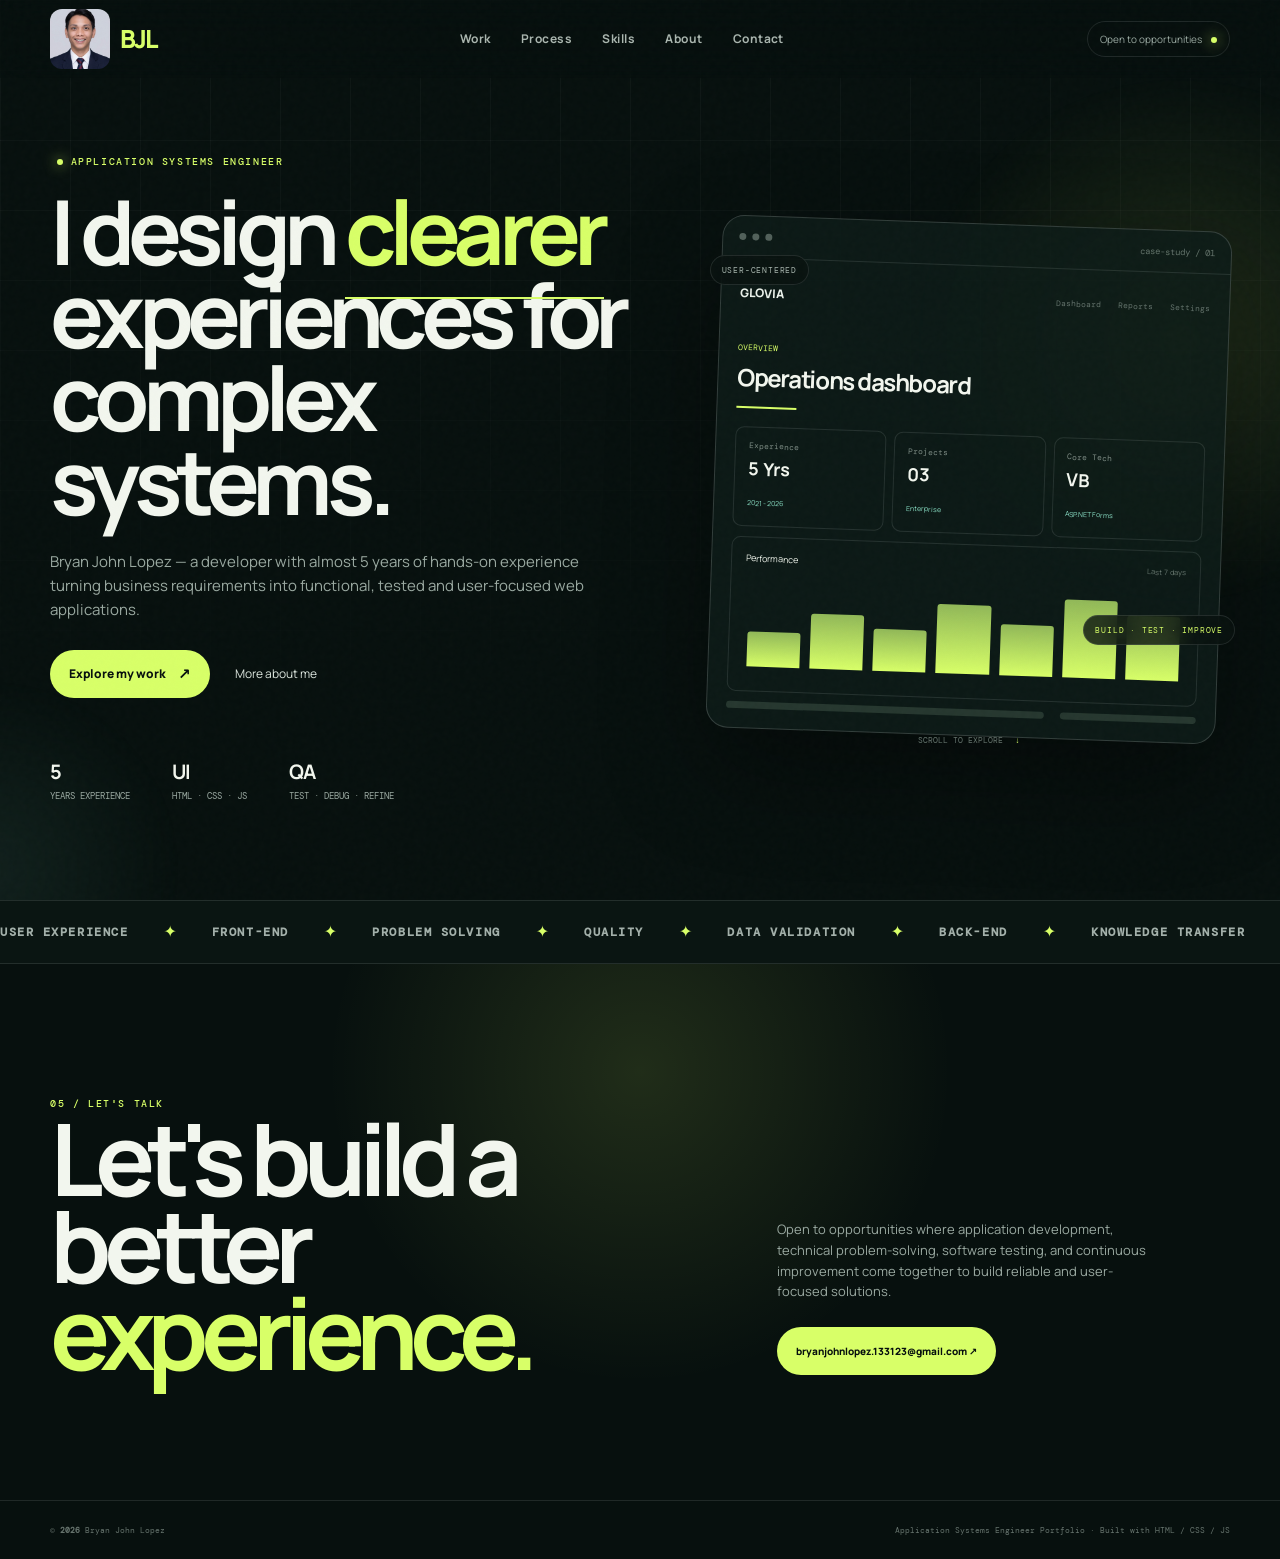
<file: index.html>
<!DOCTYPE html>
<html lang="en">
  <head>
    <meta charset="utf-8" />
    <meta name="viewport" content="width=device-width,initial-scale=1" />
    <meta
      name="description"
      content="Bryan John Lopez — UI/UX Engineer & Application Systems Engineer portfolio"
    />
    <title>Bryan John Lopez — UI/UX Engineer</title>
    <link rel="preconnect" href="https://fonts.googleapis.com" />
    <link rel="preconnect" href="https://fonts.gstatic.com" crossorigin />
    <link
      href="https://fonts.googleapis.com/css2?family=DM+Mono:wght@400;500&family=Manrope:wght@400;500;600;700;800&display=swap"
      rel="stylesheet"
    />
    <link rel="stylesheet" href="style.css" />
  </head>
  <body>
    <div class="noise"></div>
    <div class="cursor-dot"></div>
    <div class="cursor-ring"></div>

    <header class="header">
      <a
        class="logo magnetic"
        href="#home"
        style="
          display: inline-flex;
          align-items: center;
          gap: 10px;
          text-decoration: none;
        "
      >
        <img
          src="ProperPic.jpeg"
          alt="Bryan"
          style="
            width: 60px !important;
            height: 60px !important;
            border-radius: 20% !important;
            object-fit: cover !important;
            flex-shrink: 0 !important;
            display: block !important;
          "
        />
        <span>BJL</span>
      </a>
      <nav class="nav" id="nav">
        <a href="work.html">Work</a><a href="process.html">Process</a
        ><a href="skills.html">Skills</a
        ><a href="about.html" class="text-link">About</a
        ><a href="#contact">Contact</a>
      </nav>
      <a class="header-cta" href="#contact">Open to opportunities <i></i></a>
      <button class="menu" aria-label="Toggle menu">
        <span></span><span></span>
      </button>
    </header>

    <main>
      <section class="hero" id="home">
        <div class="hero-grid-bg"></div>
        <div class="orb orb-a"></div>
        <div class="orb orb-b"></div>
        <div class="container hero-layout">
          <div class="hero-copy reveal">
            <div class="eyebrow">
              <span class="pulse"></span> APPLICATION SYSTEMS ENGINEER
            </div>
            <h1>
              I design <span>clearer</span> experiences for complex systems.
            </h1>
            <p class="hero-lead">
              Bryan John Lopez — a developer with almost 5 years of hands-on
              experience turning business requirements into functional, tested
              and user-focused web applications.
            </p>
            <div class="hero-buttons">
              <a class="btn primary magnetic" href="work.html"
                >Explore my work <b>↗</b></a
              >
              <a class="text-link" href="about.html">More about me</a>
              <a class="text-link" href="process.html"></a>
              <a class="text-link" href="skills.html"></a>
            </div>
            <div class="hero-stats">
              <div><strong>5</strong><span>Years experience</span></div>
              <div><strong>UI</strong><span>HTML · CSS · JS</span></div>
              <div><strong>QA</strong><span>Test · Debug · Refine</span></div>
            </div>
          </div>

          <div class="hero-visual reveal delay-2">
            <div class="floating-label label-one">USER-CENTERED</div>
            <div class="floating-label label-two">BUILD · TEST · IMPROVE</div>
            <div class="device">
              <div class="device-top">
                <span></span><span></span><span></span><em>case-study / 01</em>
              </div>
              <div class="device-screen">
                <div class="screen-nav">
                  <b>GLOVIA</b><span>Dashboard</span><span>Reports</span
                  ><span>Settings</span>
                </div>
                <div class="screen-title">
                  <small>OVERVIEW</small>
                  <h3>Operations dashboard</h3>
                  <i></i>
                </div>
                <div class="screen-metrics">
                  <div>
                    <small>Experience</small>
                    <b>5 Yrs</b>
                    <!-- Mula sa 5 taon mong kabuuang karanasan -->
                    <span>2021 - 2026</span>
                  </div>
                  <div>
                    <small>Projects</small>
                    <b>03</b>
                    <!-- GLOVIA Smart, STRIX, at JKA VIS na hawak mo -->
                    <span>Enterprise</span>
                  </div>
                  <div>
                    <small>Core Tech</small>
                    <b>VB</b>
                    <!-- Pangunahing VB.NET at SQL system capability mo -->
                    <span>ASP.NET Forms</span>
                  </div>
                </div>
                <div class="screen-chart">
                  <div class="chart-head">
                    <span>Performance</span><small>Last 7 days</small>
                  </div>
                  <div class="bars">
                    <i></i><i></i><i></i><i></i><i></i><i></i><i></i>
                  </div>
                </div>
                <div class="screen-row">
                  <span></span><span></span><span></span>
                </div>
              </div>
            </div>
            <div class="scroll-cue">SCROLL TO EXPLORE <span>↓</span></div>
          </div>
        </div>
      </section>

      <section class="marquee">
        <div class="marquee-track">
          <span>USER EXPERIENCE</span><i>✦</i><span>FRONT-END</span><i>✦</i>
          <span>PROBLEM SOLVING</span><i>✦</i><span>QUALITY</span><i>✦</i>
          <span>DATA VALIDATION</span><i>✦</i><span>BACK-END</span><i>✦</i>
          <span>KNOWLEDGE TRANSFER</span><i>✦</i><span>SUPPORT</span><i>✦</i>
          <span>INNOVATIVE</span><i>✦</i><span>USER EXPERIENCE</span><i>✦</i>
        </div>
      </section>
      <section class="contact" id="contact">
        <div class="contact-grid"></div>
        <div class="container contact-inner reveal">
          <div>
            <span class="eyebrow">05 / LET'S TALK</span>
            <h2>Let's build a better<br /><em>experience.</em></h2>
          </div>
          <div>
            <p>
              Open to opportunities where application development, technical
              problem-solving, software testing, and continuous improvement come
              together to build reliable and user-focused solutions.
            </p>
            <a
              class="btn primary magnetic"
              href="mailto:bryanjohnlopez.133123@gmail.com"
              >bryanjohnlopez.133123@gmail.com ↗</a
            >
          </div>
        </div>
      </section>
    </main>

    <footer>
      <div class="container">
        <span>© <b id="year"></b> Bryan John Lopez</span
        ><span>Application Systems Engineer Portfolio · Built with HTML / CSS / JS</span>
      </div>
    </footer>
    <script src="script.js"></script>
  </body>
</html>
</file>
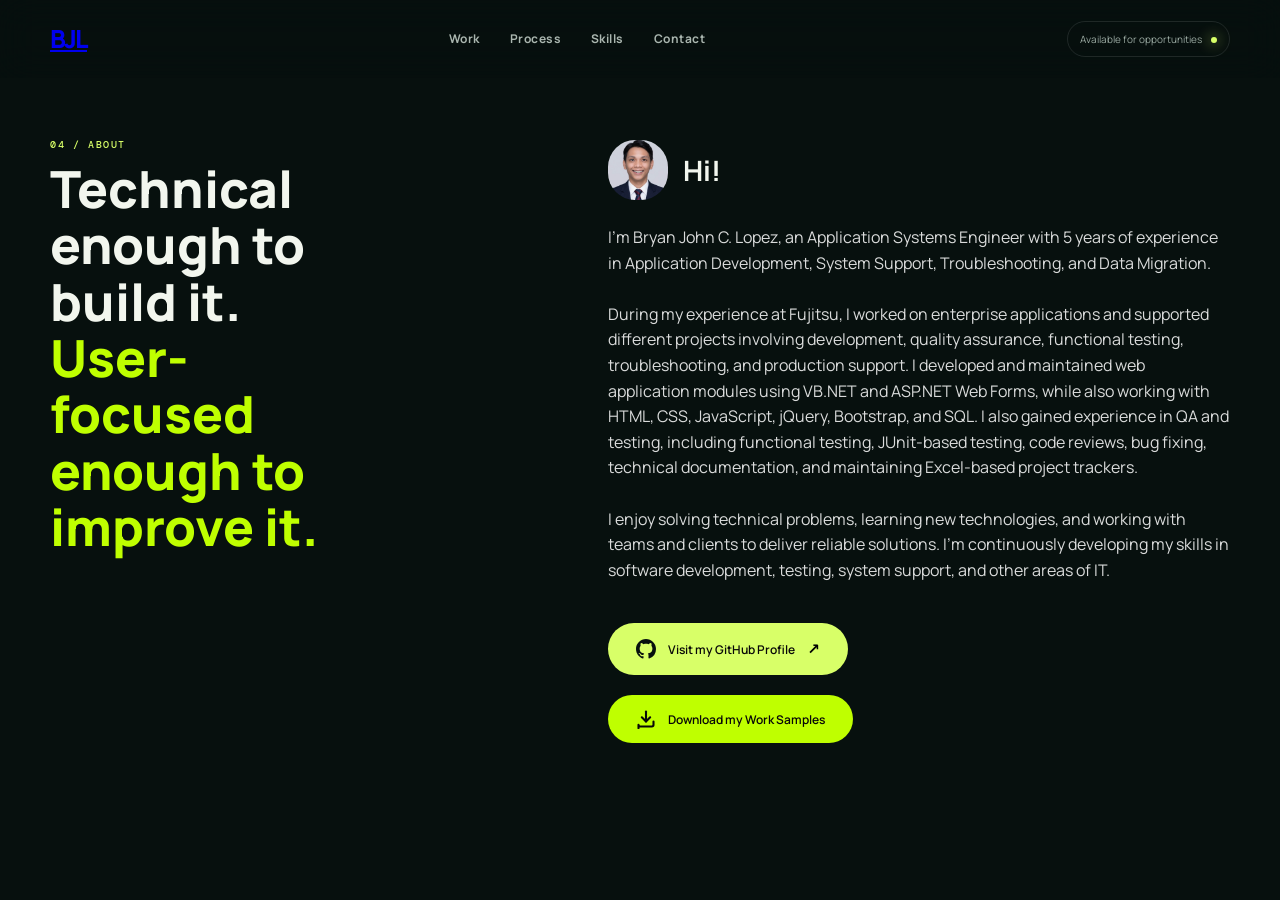
<file: about.html>
<!DOCTYPE html>
<html lang="en">
  <head>
    <meta charset="UTF-8" />
    <meta name="viewport" content="width=device-width, initial-scale=1.0" />
    <title>About — Bryan John Lopez</title>
    <link rel="preconnect" href="https://fonts.googleapis.com" />
    <link rel="preconnect" href="https://fonts.gstatic.com" crossorigin {1.4.1} />
    <link
      href="https://fonts.googleapis.com/css2?family=DM+Mono:wght@400;500&family=Manrope:wght@400;500;600;700;800&display=swap"
      rel="stylesheet"
    />
    <link rel="stylesheet" href="style.css" />
  </head>
  <body>
    <!-- FIXED HEADER WITH CORRECT ROUTING LINKS -->
    <header class="header">
      <a class="logo magnetic" href="index.html">BJL</a>
      <nav class="nav" id="nav">
        <a href="work.html">Work</a>
        <a href="process.html">Process</a>
        <a href="skills.html" class="text-link">Skills</a>
        <a href="index.html#contact">Contact</a>
      </nav>
      <a class="header-cta" href="index.html#contact">Available for opportunities <i></i></a>
      <button class="menu" aria-label="Toggle menu">
        <span></span><span></span>
      </button>
    </header>
    
    <!-- SYSTEM FIX: OVERRIDING RESTRICTIVE CSS RULES TO ALLOW SCROLLING -->
    <main style="min-height: 100vh !important; height: auto !important; overflow-y: auto !important; padding-top: 140px; padding-bottom: 80px; display: block; position: relative;">
      <section class="container" style="height: auto !important; overflow: visible !important;">
        
        <!-- Standard Row Flexible Layout Grid -->
        <div style="display: flex; flex-direction: row; flex-wrap: wrap; gap: 40px; align-items: flex-start; justify-content: space-between; height: auto !important; overflow: visible !important;">
          
          <!-- LEFT HEADLINE COLUMN -->
          <div style="flex: 1; min-width: 300px; height: auto !important;">
            <span class="eyebrow" style="display: block; margin-bottom: 10px;">04 / ABOUT</span>
            <h2 style="font-size: clamp(2rem, 4vw, 3.5rem); line-height: 1.1; font-weight: 800; font-family: 'Manrope', sans-serif;">
              Technical <br>enough to <br>build it.<br />
              <em style="font-style: normal; color: #bfff00;">User-<br>focused <br>enough to <br>improve it.</em>
            </h2>
          </div>

          <!-- RIGHT DESCRIPTION AND GITHUB MODULE COLUMN -->
          <div style="flex: 1.2; min-width: 320px; height: auto !important; overflow: visible !important;">
            
            <!-- Profile Greeting Header Row -->
            <p style="display: flex; align-items: center; gap: 15px; margin-bottom: 25px;">
              <img
                src="ProperPic.jpeg"
                alt="Bryan"
                style="
                  width: 60px !important;
                  height: 60px !important;
                  border-radius: 45% !important;
                  object-fit: cover !important;
                  flex-shrink: 0 !important;
                  display: block !important;
                  min-width: 60px !important;
                  min-height: 60px !important;
                  max-width: none !important;
                  max-height: none !important;
                "
              />
              <strong style="font-size: 28px; font-family: 'Manrope', sans-serif;">Hi!</strong>
            </p>

            <!-- Standard Main Context Description Paragraphs -->
            <div style="font-size: 16px; line-height: 1.6; color: rgba(255, 255, 255, 0.85); font-family: 'Manrope', sans-serif;">
              <p>
                I’m Bryan John C. Lopez, an Application Systems Engineer with 5
                years of experience in Application Development, System Support,
                Troubleshooting, and Data Migration.
              </p>
              <br />
              <p>
                During my experience at Fujitsu, I worked on enterprise applications
                and supported different projects involving development, quality
                assurance, functional testing, troubleshooting, and production
                support. I developed and maintained web application modules using
                VB.NET and ASP.NET Web Forms, while also working with HTML, CSS,
                JavaScript, jQuery, Bootstrap, and SQL. I also gained experience in
                QA and testing, including functional testing, JUnit-based testing,
                code reviews, bug fixing, technical documentation, and maintaining
                Excel-based project trackers.
              </p>
              <br />
              <p>
                I enjoy solving technical problems, learning new technologies, and
                working with teams and clients to deliver reliable solutions. I’m
                continuously developing my skills in software development, testing,
                system support, and other areas of IT.
              </p>
            </div>

            <!-- THE RE-ROUTE TO GITHUB BUTTON-->
            <div style="margin-top: 40px; display: block; position: relative; z-index: 999; overflow: visible !important;">
              <a href="https://github.com/Bryan133123/ciiccb82026_lopez" target="_blank" rel="noopener noreferrer" class="btn primary magnetic" style="display: inline-flex; align-items: center; gap: 12px; text-decoration: none; padding: 14px 28px;">
                <!-- GitHub Icon -->
                <svg height="20" width="20" viewBox="0 0 16 16" fill="currentColor" style="display: inline-block; vertical-align: middle;">
                  <path d="M8 0C3.58 0 0 3.58 0 8c0 3.54 2.29 6.53 5.47 7.59.4.07.55-.17.55-.38 0-.19-.01-.82-.01-1.49-2.01.37-2.53-.49-2.69-.94-.09-.23-.48-.94-.82-1.13-.28-.15-.68-.52-.01-.53.63-.01 1.08.58 1.23.82.72 1.21 1.87.87 2.33.66.07-.52.28-.87.51-1.07-1.78-.2-3.64-.89-3.64-3.95 0-.87.31-1.59.82-2.15-.08-.2-.36-1.02.08-2.12 0 0 .67-.21 2.2.82.64-.18 1.32-.27 2-.27.68 0 1.36.09 2 .27 1.53-1.04 2.2-.82 2.2-.82.44 1.1.16 1.92.08 2.12.51.56.82 1.27.82 2.15 0 3.07-1.87 3.75-3.65 3.95.29.25.54.73.54 1.48 0 1.07-.01 1.93-.01 2.2 0 .21.15.46.55.38A8.013 8.013 0 0016 8c0-4.42-3.58-8-8-8z"></path>
                </svg>
                <span style="font-family: 'Manrope', sans-serif; font-weight: 600; color: #080808;">Visit my GitHub Profile</span> <b style="color: #000000;">↗</b>
              </a>
            </div>
            
            <!-- DOWNLOAD CV / RESUME BUTTON WITH NEW TAB/WINDOW -->
            <div style="margin-top: 20px; display: block; position: relative; z-index: 999; overflow: visible !important;">
              <a href="APPLICATION DEVELOPMENT WORK SAMPLES.pdf" target="_blank" download="APPLICATION DEVELOPMENT WORK SAMPLES.pdf" class="btn primary magnetic" style="display: inline-flex; align-items: center; gap: 12px; text-decoration: none; padding: 14px 28px; background-color: #bfff00;">
                <!-- Document/Download Icon -->
                <svg height="20" width="20" viewBox="0 0 24 24" fill="none" stroke="#080808" stroke-width="2.5" stroke-linecap="round" stroke-linejoin="round" style="display: inline-block; vertical-align: middle;">
                  <path d="M21 15v4a2 2 0 0 1-2 2H5a2 2 0 0 1-2-2v4"></path>
                  <polyline points="7 10 12 15 17 10"></polyline>
                  <line x1="12" y1="15" x2="12" y2="3"></line>
                </svg>
                <span style="font-family: 'Manrope', sans-serif; font-weight: 600; color: #080808;">Download my Work Samples</span>
              </a>
            </div>

          </div>

        </div>
      </section>
    </main>

    <!-- AUTOMATIC PIPELINE TO LOAD MOUSE CURSORS AND INTERACTIVE GLOWS -->
    <script src="script.js"></script>
  </body>
</html>
</file>
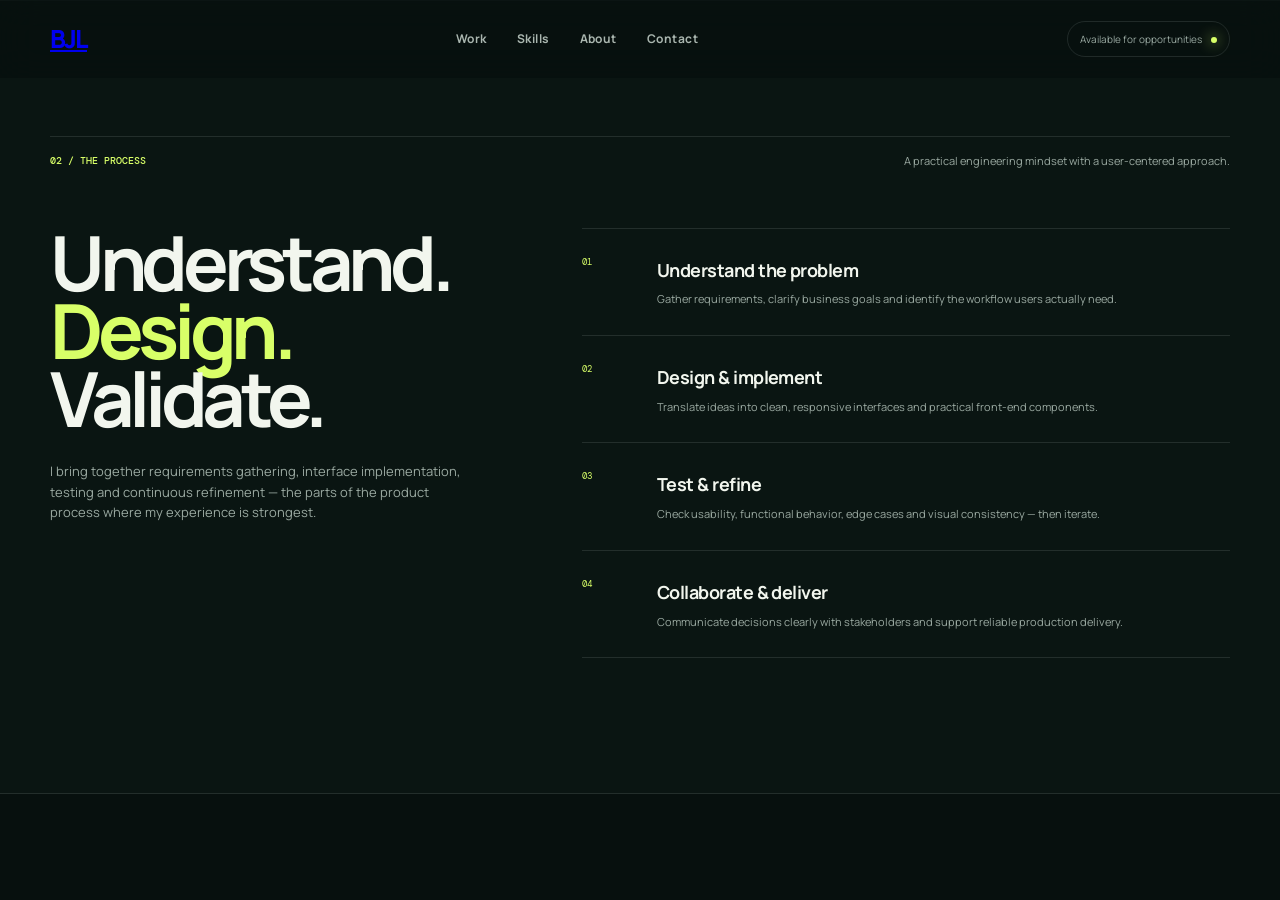
<file: process.html>
<!DOCTYPE html>
<html lang="en">
  <head>
    <meta charset="UTF-8" />
    <meta name="viewport" content="width=device-width, initial-scale=1.0" />
    <title>Process</title>
    <link rel="preconnect" href="https://fonts.googleapis.com" />
    <link rel="preconnect" href="https://fonts.gstatic.com" crossorigin />
    <link
      href="https://fonts.googleapis.com/css2?family=DM+Mono:wght@400;500&family=Manrope:wght@400;500;600;700;800&display=swap"
      rel="stylesheet"/>
    <link rel="stylesheet" href="style.css" />
  </head>
  <body>
    <header class="header">
      <a class="logo magnetic" href="index.html">BJL</a>
      <nav class="nav" id="nav">
        <a  href="work.html">Work</a><a href="skills.html">Skills</a
        ><a href="about.html" class="text-link">About</a
        ><a href="index.html#contact">Contact</a>
      </nav>
      <a class="header-cta" href="#contact"
        >Available for opportunities <i></i
      ></a>
      <button class="menu" aria-label="Toggle menu">
        <span></span><span></span>
      </button>
    </header>

    <section class="section process" id="process">
        <div class="container">
          <div class="section-top reveal">
            <span class="section-no">02 / THE PROCESS</span>
            <p>
              A practical engineering mindset with a user-centered approach.
            </p>
          </div>
          <div class="process-grid">
            <div class="process-intro reveal">
              <h2>Understand.<br /><em>Design.</em><br />Validate.</h2>
              <p>
                I bring together requirements gathering, interface
                implementation, testing and continuous refinement — the parts of
                the product process where my experience is strongest.
              </p>
            </div>
            <div class="steps">
              <div class="step reveal">
                <span>01</span>
                <div>
                  <h3>Understand the problem</h3>
                  <p>
                    Gather requirements, clarify business goals and identify the
                    workflow users actually need.
                  </p>
                </div>
              </div>
              <div class="step reveal">
                <span>02</span>
                <div>
                  <h3>Design & implement</h3>
                  <p>
                    Translate ideas into clean, responsive interfaces and
                    practical front-end components.
                  </p>
                </div>
              </div>
              <div class="step reveal">
                <span>03</span>
                <div>
                  <h3>Test & refine</h3>
                  <p>
                    Check usability, functional behavior, edge cases and visual
                    consistency — then iterate.
                  </p>
                </div>
              </div>
              <div class="step reveal">
                <span>04</span>
                <div>
                  <h3>Collaborate & deliver</h3>
                  <p>
                    Communicate decisions clearly with stakeholders and support
                    reliable production delivery.
                  </p>
                </div>
              </div>
            </div>
          </div>
        </div>
      </section>
      <script src="script.js"></script>
  </body>
</html>
</file>
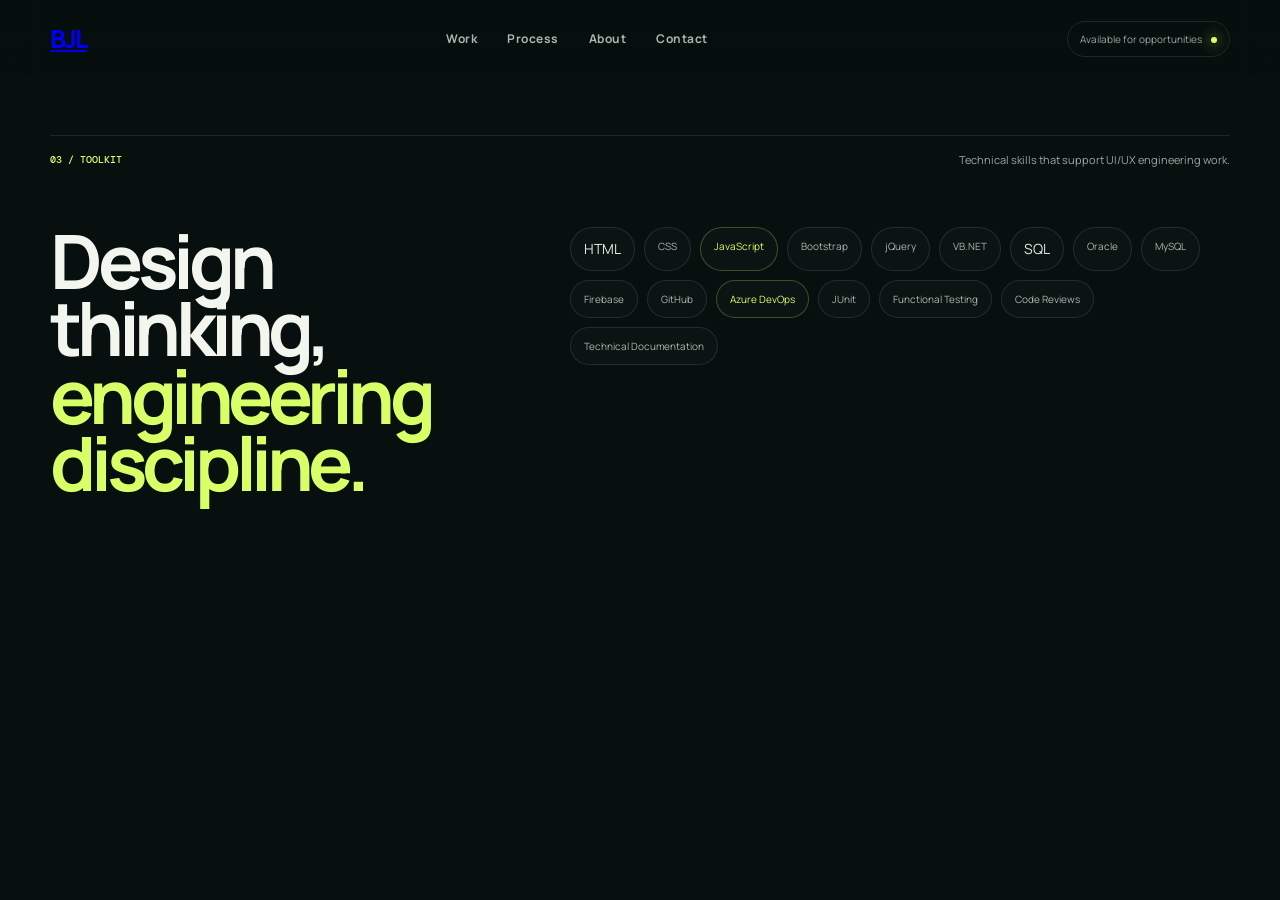
<file: skills.html>
<!DOCTYPE html>
<html lang="en">
<head>
    <meta charset="UTF-8">
    <meta name="viewport" content="width=device-width, initial-scale=1.0">
    <title>Document</title>
    <link rel="preconnect" href="https://fonts.googleapis.com" />
    <link rel="preconnect" href="https://fonts.gstatic.com" crossorigin />
    <link
      href="https://fonts.googleapis.com/css2?family=DM+Mono:wght@400;500&family=Manrope:wght@400;500;600;700;800&display=swap"
      rel="stylesheet"/>
    <link rel="stylesheet" href="style.css" />
</head>
<body>
    <header class="header">
      <a class="logo magnetic" href="index.html">BJL</a>
      <nav class="nav" id="nav">
        <a  href="work.html">Work</a><a href="process.html">Process</a
        ><a href="about.html" class="text-link">About</a
        ><a href="index.html#contact">Contact</a>
      </nav>
      <a class="header-cta" href="#contact"
        >Available for opportunities <i></i
      ></a>
      <button class="menu" aria-label="Toggle menu">
        <span></span><span></span>
      </button>
    </header>

    <section class="section skills" id="skills">
        <div class="container">
          <div class="section-top reveal">
            <span class="section-no">03 / TOOLKIT</span>
            <p>Technical skills that support UI/UX engineering work.</p>
          </div>
          <div class="skills-layout">
            <h2 class="reveal">
              Design thinking,<br /><em>engineering discipline.</em>
            </h2>
            <div class="skill-cloud reveal">
              <span class="big">HTML</span><span>CSS</span
              ><span class="accent">JavaScript</span><span>Bootstrap</span
              ><span>jQuery</span><span>VB.NET</span><span class="big">SQL</span
              ><span>Oracle</span><span>MySQL</span><span>Firebase</span
              ><span>GitHub</span><span class="accent">Azure DevOps</span
              ><span>JUnit</span><span>Functional Testing</span
              ><span>Code Reviews</span><span>Technical Documentation</span>
            </div>
          </div>
        </div>
      </section>
      <script src="script.js"></script>
</body>
</html>
</file>
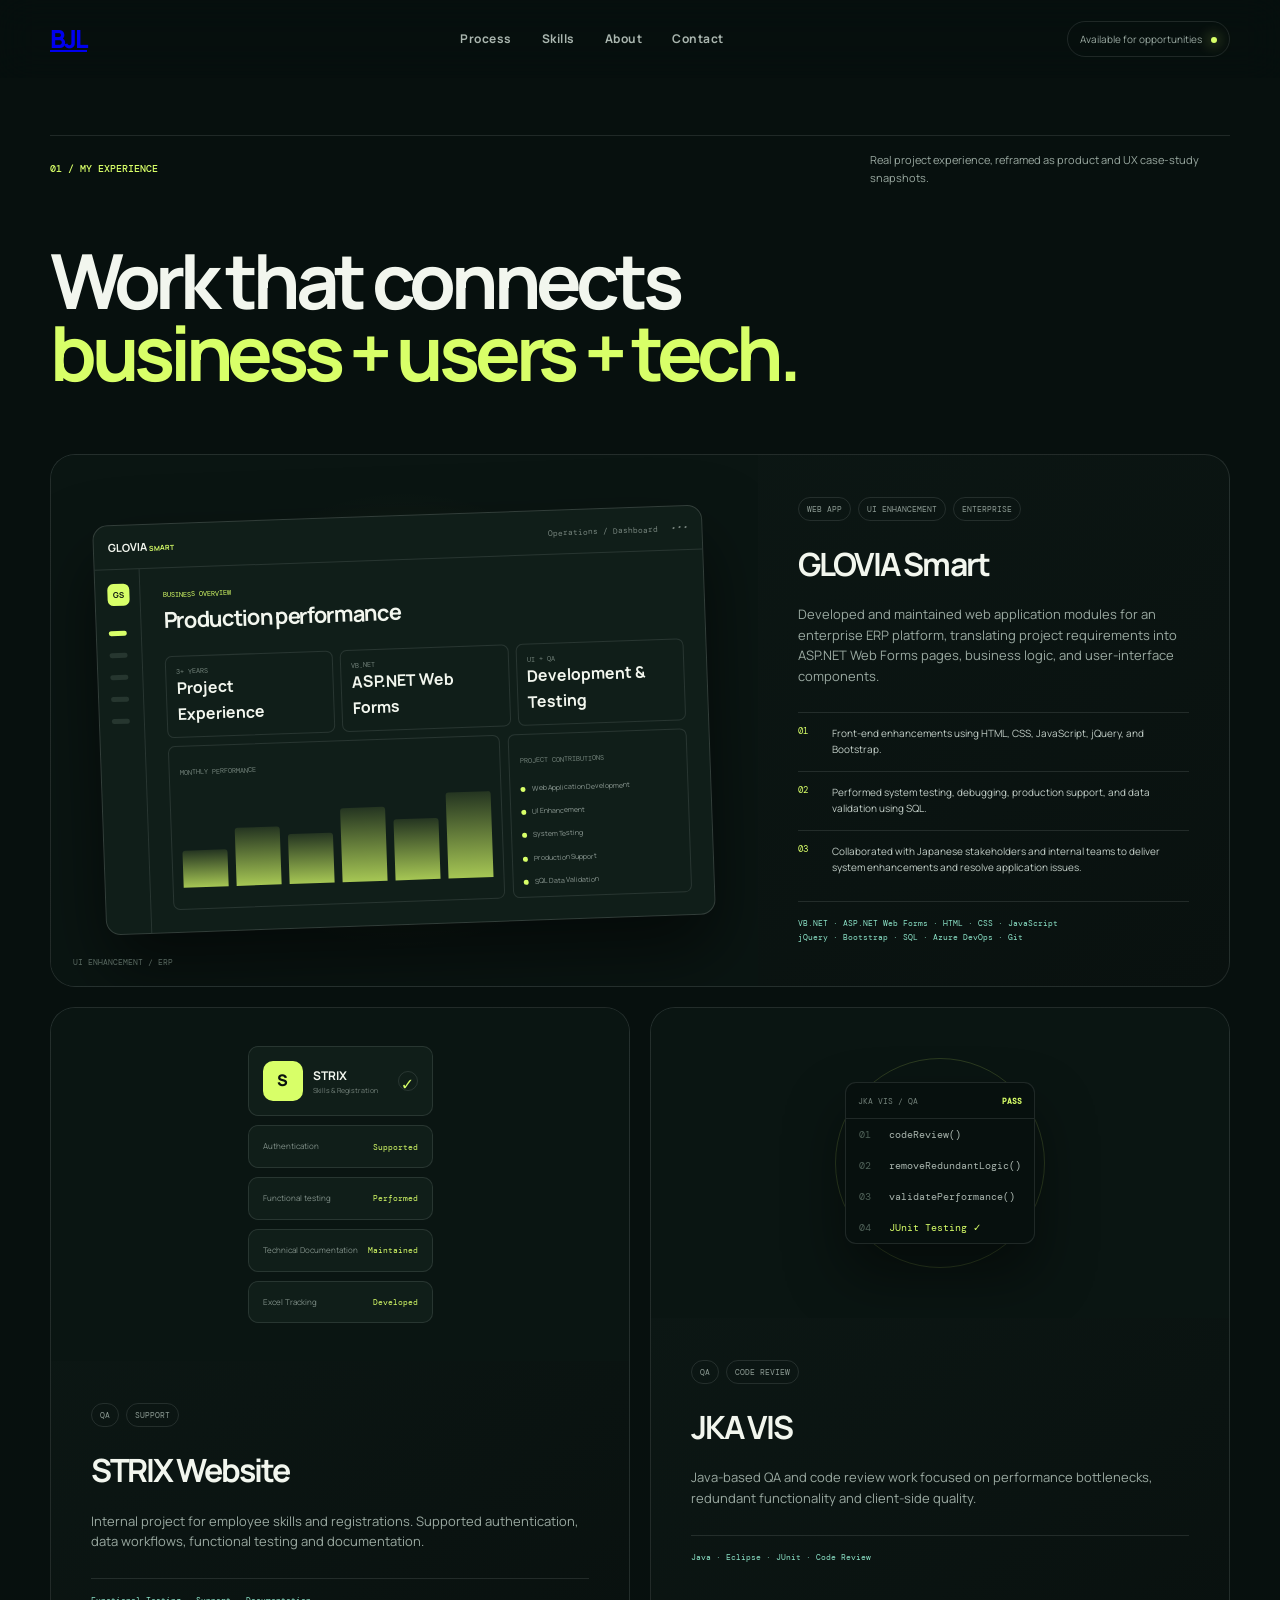
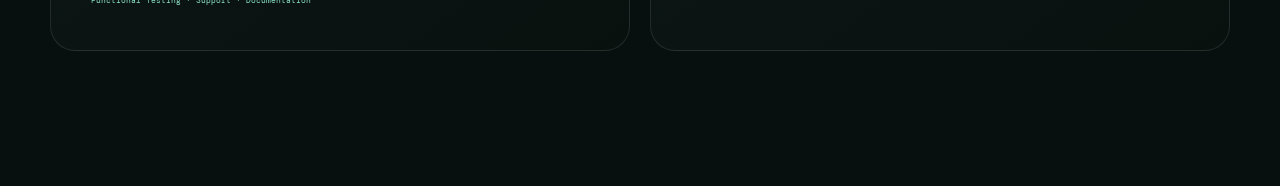
<file: work.html>
<!DOCTYPE html>
<html lang="en">
  <head>
    <meta charset="UTF-8" />
    <meta name="viewport" content="width=device-width, initial-scale=1.0" />
    <title>Work</title>
    <link rel="preconnect" href="https://fonts.googleapis.com" />
    <link rel="preconnect" href="https://fonts.gstatic.com" crossorigin />
    <link
      href="https://fonts.googleapis.com/css2?family=DM+Mono:wght@400;500&family=Manrope:wght@400;500;600;700;800&display=swap"
      rel="stylesheet"/>
    <link rel="stylesheet" href="style.css" />
  </head>
  <body>
    

    <header class="header">
      <a class="logo magnetic" href="index.html">BJL</a>
      <nav class="nav" id="nav">
        <a></a><a href="process.html">Process</a
        ><a href="skills.html">Skills</a
        ><a href="about.html" class="text-link">About</a
        ><a href="index.html#contact">Contact</a>
      </nav>
      <a class="header-cta" href="#contact"
        >Available for opportunities <i></i
      ></a>
      <button class="menu" aria-label="Toggle menu">
        <span></span><span></span>
      </button>
    </header>

    <section class="section work" id="work">
        <div class="container">
          <div class="section-top reveal">
            <span class="section-no">01 / MY EXPERIENCE</span>
            <p>
              Real project experience, reframed as product and UX case-study
              snapshots.
            </p>
          </div>
          <div class="section-title reveal">
            <h2>Work that connects<br /><em>business + users + tech.</em></h2>
          </div>

          <article class="case featured reveal">
            <div class="case-visual">
              <div class="visual-glow"></div>
              <div class="erp-window">
                <div class="erp-header">
                  <b>GLOVIA <small>SMART</small></b
                  ><span>Operations / Dashboard</span><i>•••</i>
                </div>
                <div class="erp-main">
                  <aside>
                    <b>GS</b><span class="active"></span><span></span
                    ><span></span><span></span><span></span>
                  </aside>
                  <div class="erp-content">
                    <div class="tiny-label">BUSINESS OVERVIEW</div>
                    <h4>Production performance</h4>
                    <div class="erp-cards">
                      <div>
                        <small>3+ YEARS</small><b>Project Experience</b>
                      </div>
                      <div><small>VB.NET</small><b>ASP.NET Web Forms</b></div>
                      <div>
                        <small>UI + QA</small><b>Development & Testing</b>
                      </div>
                    </div>
                    <div class="erp-bottom">
                      <div class="line-chart">
                        <small>MONTHLY PERFORMANCE</small>
                        <div class="fake-lines">
                          <i></i><i></i><i></i><i></i><i></i><i></i>
                        </div>
                      </div>
                      <div class="task-list">
                        <small>PROJECT CONTRIBUTIONS</small>
                        <span><i></i>Web Application Development<b></b> </span>
                        <span><i></i>UI Enhancement <b></b> </span>
                        <span><i></i>System Testing <b></b> </span>
                        <span><i></i>Production Support <b></b> </span>
                        <span><i></i>SQL Data Validation <b></b> </span>
                      </div>
                    </div>
                  </div>
                </div>
              </div>
              <span class="visual-note">UI ENHANCEMENT / ERP</span>
            </div>
            <div class="case-info">
              <div class="tags">
                <span>WEB APP</span><span>UI ENHANCEMENT</span
                ><span>ENTERPRISE</span>
              </div>
              <h3>GLOVIA Smart</h3>
              <p>
                Developed and maintained web application modules for an
                enterprise ERP platform, translating project requirements into
                ASP.NET Web Forms pages, business logic, and user-interface
                components.
              </p>
              <div class="case-points">
                <div>
                  <b>01</b>
                  <span>
                    Front-end enhancements using HTML, CSS, JavaScript, jQuery,
                    and Bootstrap.</span
                  >
                </div>
                <div>
                  <b>02</b>
                  <span
                    >Performed system testing, debugging, production support,
                    and data validation using SQL.</span
                  >
                </div>
                <div>
                  <b>03</b>
                  <span
                    >Collaborated with Japanese stakeholders and internal teams
                    to deliver system enhancements and resolve application
                    issues.</span
                  >
                </div>
              </div>
              <div class="stack">
                VB.NET · ASP.NET Web Forms · HTML · CSS · JavaScript <br />
                jQuery · Bootstrap · SQL · Azure DevOps · Git
              </div>
            </div>
          </article>

          <div class="two-cases">
            <article class="case compact reveal">
              <div class="case-visual strix-visual">
                <div class="profile-card">
                  <div class="avatar">S</div>
                  <div><b>STRIX</b><small>Skills & Registration</small></div>
                  <span>✓</span>
                </div>
                <div class="check">
                  <span>Authentication</span><b>Supported</b>
                </div>
                <div class="check">
                  <span>Functional testing</span><b>Performed</b>
                </div>
                <div class="check">
                  <span style="margin-right: 10px">Technical Documentation</span
                  ><b>Maintained</b>
                </div>
                <div class="check">
                  <span>Excel Tracking</span><b>Developed</b>
                </div>
              </div>
              <div class="case-info">
                <div class="tags"><span>QA</span><span>SUPPORT</span></div>
                <h3>STRIX Website</h3>
                <p>
                  Internal project for employee skills and registrations.
                  Supported authentication, data workflows, functional testing
                  and documentation.
                </p>
                <div class="stack">
                  Functional Testing · Support · Documentation
                </div>
              </div>
            </article>
            <article class="case compact reveal delay-1">
              <div class="case-visual jka-visual">
                <div class="terminal">
                  <div class="term-head">
                    <span>JKA VIS / QA</span><b>PASS</b>
                  </div>
                  <p><i>01</i> codeReview()</p>
                  <p><i>02</i> removeRedundantLogic()</p>
                  <p><i>03</i> validatePerformance()</p>
                  <p class="success"><i>04</i> JUnit Testing ✓</p>
                </div>
                <div class="code-orbit"></div>
              </div>
              <div class="case-info">
                <div class="tags"><span>QA</span><span>CODE REVIEW</span></div>
                <h3>JKA VIS</h3>
                <p>
                  Java-based QA and code review work focused on performance
                  bottlenecks, redundant functionality and client-side quality.
                </p>
                <div class="stack">Java · Eclipse · JUnit · Code Review</div>
              </div>
            </article>
          </div>
        </div>
      </section>
    <script src="script.js"></script>
  </body>
</html>
</file>
<file: style.css>
:root {
    --bg: #07100e;
    --surface: #0d1815;
    --surface2: #12201c;
    --line: rgba(238, 247, 239, .11);
    --text: #f2f6ee;
    --muted: #9aa9a1;
    --green: #d8ff68;
    --green2: #8ce3c8;
    --max: 1180px
}

* {
    box-sizing: border-box;
    margin: 0;
    padding: 0
}

html {
    scroll-behavior: smooth
}

body {
    background: var(--bg);
    color: var(--text);
    font-family: Manrope, system-ui, sans-serif;
    overflow-x: hidden;
    line-height: 1.6
}

.noise {
    position: fixed;
    inset: 0;
    pointer-events: none;
    opacity: .035;
    z-index: 99;
    background-image: url("data:image/svg+xml,%3Csvg viewBox='0 0 180 180' xmlns='http://www.w3.org/2000/svg'%3E%3Cfilter id='n'%3E%3CfeTurbulence type='fractalNoise' baseFrequency='.9' numOctaves='3' stitchTiles='stitch'/%3E%3C/filter%3E%3Crect width='100%25' height='100%25' filter='url(%23n)' opacity='.55'/%3E%3C/svg%3E")
}

.container {
    width: min(var(--max), calc(100% - 48px));
    margin: auto
}

.header {
    position: fixed;
    z-index: 50;
    top: 0;
    left: 0;
    right: 0;
    height: 78px;
    display: flex;
    align-items: center;
    justify-content: space-between;
    padding: 0 max(24px, calc((100vw - var(--max))/2));
    background: rgba(7, 16, 14, .68);
    border-bottom: 1px solid transparent;
    backdrop-filter: blur(18px);
    transition: .3s
}

.header.scrolled {
    border-color: var(--line);
    height: 68px
}

.logo {
    font-size: 25px;
    font-weight: 800;
    letter-spacing: -2px
}

.logo span,
.section-title em,
.process h2 em,
.skills h2 em,
.about h2 em,
.contact h2 em {
    color: var(--green);
    font-style: normal
}

.nav {
    display: flex;
    gap: 30px
}

.nav a {
    color: #aab6af;
    text-decoration: none;
    font-size: 12px;
    font-weight: 700;
    letter-spacing: .04em;
    transition: .25s
}

.nav a:hover {
    color: var(--green)
}

.header-cta {
    font-size: 10px;
    color: var(--muted);
    text-decoration: none;
    border: 1px solid var(--line);
    padding: 9px 12px;
    border-radius: 100px
}

.header-cta i,
.pulse {
    display: inline-block;
    width: 6px;
    height: 6px;
    background: var(--green);
    border-radius: 50%;
    margin-left: 7px;
    box-shadow: 0 0 14px var(--green);
    animation: blink 1.8s infinite
}

.menu {
    display: none;
    background: none;
    border: 0;
    width: 38px
}

.menu span {
    display: block;
    height: 1px;
    background: #fff;
    margin: 6px
}

.hero {
    min-height: 100vh;
    position: relative;
    display: flex;
    align-items: center;
    padding: 150px 0 90px;
    overflow: hidden
}

.hero-grid-bg {
    position: absolute;
    inset: 0;
    background-image: linear-gradient(rgba(255, 255, 255, .035) 1px, transparent 1px), linear-gradient(90deg, rgba(255, 255, 255, .035) 1px, transparent 1px);
    background-size: 70px 70px;
    mask-image: linear-gradient(to bottom, #000, transparent 88%)
}

.orb {
    position: absolute;
    border-radius: 50%;
    filter: blur(1px);
    pointer-events: none
}

.orb-a {
    width: 560px;
    height: 560px;
    right: -180px;
    top: 60px;
    background: radial-gradient(circle, rgba(216, 255, 104, .12), transparent 67%);
    animation: float 9s ease-in-out infinite
}

.orb-b {
    width: 420px;
    height: 420px;
    left: -220px;
    bottom: -180px;
    background: radial-gradient(circle, rgba(140, 227, 200, .08), transparent 65%)
}

.hero-layout {
    display: grid;
    grid-template-columns: 1.05fr .95fr;
    gap: 80px;
    align-items: center;
    position: relative
}

.eyebrow {
    font: 500 10px/1 "DM Mono", monospace;
    letter-spacing: .16em;
    color: var(--green);
    margin-bottom: 22px
}

.hero h1 {
    font-size: clamp(48px, 7vw, 92px);
    line-height: .93;
    letter-spacing: -.075em;
    max-width: 760px
}

.hero h1 span {
    color: var(--green);
    position: relative
}

.hero h1 span:after {
    content: "";
    position: absolute;
    left: 0;
    right: 0;
    bottom: -7px;
    height: 2px;
    background: var(--green);
    transform: scaleX(0);
    transform-origin: left;
    animation: lineIn 1.2s .8s forwards
}

.hero-lead {
    color: var(--muted);
    max-width: 650px;
    font-size: 15px;
    margin: 28px 0
}

.hero-buttons {
    display: flex;
    align-items: center;
    gap: 25px
}

.btn {
    display: inline-flex;
    align-items: center;
    justify-content: center;
    gap: 12px;
    text-decoration: none;
    border-radius: 100px;
    min-height: 48px;
    padding: 0 19px;
    font-size: 12px;
    font-weight: 800;
    transition: .25s
}

.btn.primary {
    background: var(--green);
    color: #07100e
}

.btn.primary:hover {
    transform: translateY(-3px);
    box-shadow: 0 15px 35px rgba(216, 255, 104, .16)
}

.btn b {
    font-size: 15px
}

.text-link {
    color: #dbe4dd;
    text-decoration: none;
    font-size: 12px
}

.text-link span {
    color: var(--green);
    margin-left: 8px
}

.hero-stats {
    display: flex;
    gap: 42px;
    margin-top: 58px
}

.hero-stats div {
    display: grid;
    gap: 1px
}

.hero-stats strong {
    font-size: 20px;
    letter-spacing: -.04em
}

.hero-stats span {
    font-size: 9px;
    color: var(--muted);
    font-family: "DM Mono";
    text-transform: uppercase
}

.hero-visual {
    position: relative;
    min-height: 540px;
    display: flex;
    align-items: center;
    justify-content: center
}

.device {
    width: min(100%, 510px);
    border: 1px solid rgba(255, 255, 255, .16);
    background: rgba(14, 28, 24, .84);
    border-radius: 22px;
    box-shadow: 0 40px 100px rgba(0, 0, 0, .38);
    transform: rotate(2deg);
    transition: transform .5s
}

.device:hover {
    transform: rotate(0) translateY(-8px)
}

.device-top {
    height: 42px;
    border-bottom: 1px solid var(--line);
    display: flex;
    align-items: center;
    gap: 6px;
    padding: 0 16px
}

.device-top span {
    width: 7px;
    height: 7px;
    border-radius: 50%;
    background: #51605a
}

.device-top em {
    margin-left: auto;
    color: #63736b;
    font: 9px "DM Mono";
    font-style: normal
}

.device-screen {
    padding: 19px
}

.screen-nav {
    height: 30px;
    display: flex;
    align-items: center;
    gap: 17px;
    font: 8px "DM Mono";
    color: #64736c
}

.screen-nav b {
    color: #eaf1ea;
    margin-right: auto;
    font: 800 12px Manrope
}

.screen-title {
    padding: 25px 0 18px
}

.screen-title small {
    font: 8px "DM Mono";
    color: var(--green)
}

.screen-title h3 {
    font-size: 24px;
    letter-spacing: -.06em
}

.screen-title i {
    display: block;
    width: 60px;
    height: 2px;
    background: var(--green);
    margin-top: 10px
}

.screen-metrics {
    display: grid;
    grid-template-columns: repeat(3, 1fr);
    gap: 8px
}

.screen-metrics div {
    border: 1px solid var(--line);
    padding: 13px;
    border-radius: 9px
}

.screen-metrics small {
    display: block;
    color: #7f8d86;
    font: 8px "DM Mono"
}

.screen-metrics b {
    display: block;
    font-size: 18px;
    margin: 4px 0
}

.screen-metrics span {
    font-size: 7px;
    color: var(--green2)
}

.screen-chart {
    margin-top: 10px;
    border: 1px solid var(--line);
    border-radius: 9px;
    padding: 14px;
    height: 155px
}

.chart-head {
    display: flex;
    justify-content: space-between;
    font-size: 9px
}

.chart-head small {
    color: #65746d
}

.bars {
    height: 100px;
    display: flex;
    align-items: end;
    gap: 10px;
    padding: 12px 4px 0
}

.bars i {
    flex: 1;
    background: linear-gradient(to top, var(--green), #91b858);
    border-radius: 3px 3px 0 0;
    animation: bars 1.4s ease both
}

.bars i:nth-child(1) {
    height: 40%;
    animation-delay: .1s
}

.bars i:nth-child(2) {
    height: 62%;
    animation-delay: .2s
}

.bars i:nth-child(3) {
    height: 48%;
    animation-delay: .3s
}

.bars i:nth-child(4) {
    height: 78%;
    animation-delay: .4s
}

.bars i:nth-child(5) {
    height: 58%;
    animation-delay: .5s
}

.bars i:nth-child(6) {
    height: 88%;
    animation-delay: .6s
}

.bars i:nth-child(7) {
    height: 72%;
    animation-delay: .7s
}

.screen-row {
    display: flex;
    gap: 8px;
    margin-top: 10px
}

.screen-row span {
    height: 7px;
    background: #26372f;
    border-radius: 5px
}

.screen-row span:first-child {
    width: 70%
}

.screen-row span:last-child {
    width: 30%
}

.floating-label {
    position: absolute;
    font: 8px "DM Mono";
    letter-spacing: .1em;
    border: 1px solid var(--line);
    padding: 9px 11px;
    background: rgba(9, 18, 15, .8);
    backdrop-filter: blur(10px);
    color: #a8b6ae;
    border-radius: 100px;
    z-index: 2
}

.label-one {
    top: 45px;
    left: 2px;
    animation: float 5s ease-in-out infinite
}

.label-two {
    right: -5px;
    bottom: 105px;
    color: var(--green)
}

.scroll-cue {
    position: absolute;
    bottom: 5px;
    left: 50%;
    transform: translateX(-50%);
    font: 8px "DM Mono";
    color: #65746d;
    white-space: nowrap
}

.scroll-cue span {
    color: var(--green);
    margin-left: 7px
}

.marquee {
    overflow: hidden;
    border-block: 1px solid var(--line);
    background: #0a1512;
    padding: 18px 0
}

.marquee-track {
    display: flex;
    gap: 35px;
    width: max-content;
    animation: marquee 24s linear infinite;
    align-items: center
}

.marquee span {
    font: 700 12px "DM Mono";
    color: #a3b0aa;
    letter-spacing: .13em
}

.marquee i {
    color: var(--green);
    font-style: normal
}

.section {
    padding: 135px 0
}

.section-top {
    display: flex;
    justify-content: space-between;
    align-items: center;
    border-top: 1px solid var(--line);
    padding-top: 15px;
    margin-bottom: 58px
}

.section-no {
    font: 500 10px "DM Mono";
    color: var(--green)
}

.section-top p {
    font-size: 11px;
    color: var(--muted);
    max-width: 360px
}

.section-title h2 {
    font-size: clamp(43px, 6vw, 76px);
    line-height: .95;
    letter-spacing: -.07em;
    margin-bottom: 65px
}

.case {
    border: 1px solid var(--line);
    background: linear-gradient(145deg, #0d1916, #09110f);
    border-radius: 25px;
    overflow: hidden
}

.featured {
    display: grid;
    grid-template-columns: 1.2fr .8fr;
    margin-bottom: 20px
}

.case-visual {
    min-height: 470px;
    position: relative;
    overflow: hidden;
    background: #0a1512;
    display: flex;
    align-items: center;
    justify-content: center;
    padding: 38px
}

.visual-glow {
    position: absolute;
    width: 500px;
    height: 500px;
    background: radial-gradient(circle, rgba(216, 255, 104, .12), transparent 65%);
    animation: float 8s ease-in-out infinite
}

.erp-window {
    width: 100%;
    max-width: 610px;
    position: relative;
    border: 1px solid rgba(255, 255, 255, .14);
    border-radius: 15px;
    background: #101e19;
    box-shadow: 0 35px 70px #0008;
    overflow: hidden;
    transform: rotate(-2deg);
    transition: .5s
}

.case:hover .erp-window {
    transform: rotate(0) scale(1.015)
}

.erp-header {
    height: 44px;
    border-bottom: 1px solid var(--line);
    display: flex;
    align-items: center;
    padding: 0 14px;
    font-size: 9px
}

.erp-header b {
    font-size: 11px
}

.erp-header b small {
    color: var(--green);
    font-size: 7px
}

.erp-header span {
    margin-left: auto;
    color: #77857e;
    font: 8px "DM Mono"
}

.erp-header i {
    margin-left: 12px;
    color: #75827b
}

.erp-main {
    display: grid;
    grid-template-columns: 45px 1fr
}

.erp-main aside {
    border-right: 1px solid var(--line);
    padding: 14px 12px
}

.erp-main aside b {
    display: grid;
    place-items: center;
    width: 22px;
    height: 22px;
    border-radius: 6px;
    background: var(--green);
    color: #0a130f;
    font-size: 8px;
    margin-bottom: 25px
}

.erp-main aside span {
    display: block;
    width: 18px;
    height: 5px;
    background: #26362f;
    border-radius: 4px;
    margin: 17px 0
}

.erp-main aside .active {
    background: var(--green)
}

.erp-content {
    padding: 22px
}

.tiny-label {
    font: 7px "DM Mono";
    color: var(--green)
}

.erp-content h4 {
    font-size: 22px;
    letter-spacing: -.06em;
    margin: 4px 0 18px
}

.erp-cards {
    display: grid;
    grid-template-columns: repeat(3, 1fr);
    gap: 7px
}

.erp-cards div {
    padding: 10px;
    border: 1px solid var(--line);
    border-radius: 7px
}

.erp-cards small {
    display: block;
    font: 7px "DM Mono";
    color: #718079
}

.erp-cards b {
    display: block;
    font-size: 16px
}

.erp-cards i {
    font: 7px "DM Mono";
    color: var(--green2);
    font-style: normal
}

.erp-bottom {
    display: grid;
    grid-template-columns: 1.3fr .7fr;
    gap: 8px;
    margin-top: 8px
}

.line-chart,
.task-list {
    border: 1px solid var(--line);
    border-radius: 7px;
    padding: 10px
}

.line-chart small,
.task-list small {
    font: 7px "DM Mono";
    color: #718079
}

.fake-lines {
    height: 105px;
    display: flex;
    align-items: end;
    gap: 8px
}

.fake-lines i {
    flex: 1;
    background: linear-gradient(to top, rgba(216, 255, 104, .75), rgba(216, 255, 104, .1));
    border-radius: 3px 3px 0 0
}

.fake-lines i:nth-child(1) {
    height: 35%
}

.fake-lines i:nth-child(2) {
    height: 55%
}

.fake-lines i:nth-child(3) {
    height: 48%
}

.fake-lines i:nth-child(4) {
    height: 70%
}

.fake-lines i:nth-child(5) {
    height: 58%
}

.fake-lines i:nth-child(6) {
    height: 82%
}

.task-list span {
    display: flex;
    justify-content: space-between;
    font-size: 7px;
    color: #8d9a94;
    margin-top: 12px
}

.task-list span i {
    width: 5px;
    height: 5px;
    background: var(--green);
    border-radius: 50%;
    margin: 4px 6px 0 0
}

.task-list span b {
    color: #dce5df;
    margin-left: auto
}

.visual-note {
    position: absolute;
    bottom: 19px;
    left: 22px;
    font: 8px "DM Mono";
    color: #586860
}

.case-info {
    padding: 42px 40px
}

.tags {
    display: flex;
    gap: 7px;
    flex-wrap: wrap;
    margin-bottom: 18px
}

.tags span {
    font: 8px "DM Mono";
    color: #8d9b94;
    border: 1px solid var(--line);
    padding: 6px 8px;
    border-radius: 100px
}

.case-info h3 {
    font-size: 32px;
    letter-spacing: -.06em
}

.case-info>p {
    font-size: 13px;
    color: var(--muted);
    margin: 14px 0 25px
}

.case-points {
    display: grid;
    gap: 14px
}

.case-points div {
    display: grid;
    grid-template-columns: 27px 1fr;
    gap: 7px;
    border-top: 1px solid var(--line);
    padding-top: 12px
}

.case-points b {
    font: 9px "DM Mono";
    color: var(--green)
}

.case-points span {
    font-size: 10px;
    color: #c2cec7
}

.stack {
    border-top: 1px solid var(--line);
    margin-top: 26px;
    padding-top: 15px;
    font: 8px/1.7 "DM Mono";
    color: var(--green2)
}

.two-cases {
    display: grid;
    grid-template-columns: 1fr 1fr;
    gap: 20px
}

.compact .case-visual {
    min-height: 310px
}

.strix-visual {
    display: grid;
    align-content: center;
    gap: 9px
}

.profile-card,
.check {
    width: 100%;
    max-width: 390px;
    border: 1px solid var(--line);
    background: #101e19;
    border-radius: 10px;
    padding: 14px;
    display: flex;
    align-items: center
}

.profile-card .avatar {
    width: 40px;
    height: 40px;
    border-radius: 10px;
    display: grid;
    place-items: center;
    background: var(--green);
    color: #0a110e;
    font-weight: 900;
    margin-right: 10px
}

.profile-card b {
    display: block;
    font-size: 12px
}

.profile-card small {
    display: block;
    font-size: 7px;
    color: #75837c
}

.profile-card>span {
    margin-left: auto;
    color: var(--green);
    border: 1px solid var(--line);
    border-radius: 50%;
    width: 20px;
    height: 20px;
    text-align: center
}

.check {
    justify-content: space-between;
    font-size: 8px;
    color: #819089
}

.check b {
    font: 8px "DM Mono";
    color: var(--green)
}

.jka-visual {
    display: grid;
    place-items: center
}

.terminal {
    width: 100%;
    max-width: 430px;
    border: 1px solid var(--line);
    border-radius: 11px;
    background: #07100e;
    box-shadow: 0 30px 60px #0007;
    overflow: hidden;
    position: relative;
    z-index: 1
}

.term-head {
    height: 36px;
    padding: 0 12px;
    display: flex;
    align-items: center;
    justify-content: space-between;
    border-bottom: 1px solid var(--line);
    font: 8px "DM Mono";
    color: #73817a
}

.term-head b {
    color: var(--green)
}

.terminal p {
    font: 10px "DM Mono";
    padding: 9px 13px;
    color: #a9b5ae
}

.terminal p i {
    color: #4f6158;
    font-style: normal;
    margin-right: 12px
}

.terminal .success {
    color: var(--green)
}

.code-orbit {
    position: absolute;
    width: 210px;
    height: 210px;
    border: 1px solid rgba(216, 255, 104, .16);
    border-radius: 50%;
    animation: spin 14s linear infinite
}

.process {
    background: #0a1512;
    border-block: 1px solid var(--line)
}

.process-grid {
    display: grid;
    grid-template-columns: .8fr 1.2fr;
    gap: 100px
}

.process-intro h2 {
    font-size: clamp(45px, 6vw, 76px);
    line-height: .9;
    letter-spacing: -.07em
}

.process-intro p {
    max-width: 430px;
    color: var(--muted);
    font-size: 13px;
    margin-top: 28px
}

.steps {
    border-top: 1px solid var(--line)
}

.step {
    display: grid;
    grid-template-columns: 50px 1fr;
    gap: 25px;
    padding: 27px 0;
    border-bottom: 1px solid var(--line);
    transition: .3s
}

.step>span {
    font: 9px "DM Mono";
    color: var(--green)
}

.step h3 {
    font-size: 18px;
    letter-spacing: -.03em
}

.step p {
    font-size: 11px;
    color: var(--muted);
    max-width: 500px;
    margin-top: 6px
}

.step:hover {
    padding-left: 12px
}

.skills-layout {
    display: grid;
    grid-template-columns: .8fr 1.2fr;
    gap: 80px
}

.skills h2 {
    font-size: clamp(45px, 6vw, 75px);
    line-height: .9;
    letter-spacing: -.07em
}

.skill-cloud {
    display: flex;
    flex-wrap: wrap;
    gap: 9px;
    align-content: start
}

.skill-cloud span {
    border: 1px solid var(--line);
    padding: 10px 13px;
    border-radius: 100px;
    font-size: 10px;
    color: #aab6af;
    background: rgba(255, 255, 255, .02);
    transition: .25s
}

.skill-cloud span:hover {
    border-color: var(--green);
    color: var(--green);
    transform: translateY(-3px)
}

.skill-cloud .big {
    font-size: 14px;
    color: #e4ebe5
}

.skill-cloud .accent {
    color: var(--green);
    border-color: rgba(216, 255, 104, .25)
}

.about {
    background: #0a1512;
    border-block: 1px solid var(--line)
}

.about-layout {
    display: grid;
    grid-template-columns: 1fr 1fr;
    gap: 100px
}

.about h2 {
    font-size: clamp(44px, 5vw, 66px);
    line-height: .93;
    letter-spacing: -.07em
}

.about-copy>p {
    font-size: 14px;
    color: var(--muted);
    margin-bottom: 18px
}

.education {
    margin-top: 35px;
    border-top: 1px solid var(--line)
}

.education div {
    padding: 15px 0;
    border-bottom: 1px solid var(--line);
    display: grid;
    gap: 2px
}

.education small {
    font: 8px "DM Mono";
    color: var(--green)
}

.education b {
    font-size: 12px
}

.education span {
    font-size: 9px;
    color: #77857e
}

.contact {
    position: relative;
    overflow: hidden;
    padding: 125px 0
}

.contact:before {
    content: "";
    position: absolute;
    width: 650px;
    height: 650px;
    border-radius: 50%;
    left: 50%;
    top: 20%;
    transform: translate(-50%, -50%);
    background: radial-gradient(circle, rgba(216, 255, 104, .12), transparent 68%)
}

.contact-inner {
    position: relative;
    display: grid;
    grid-template-columns: 1fr .7fr;
    gap: 80px;
    align-items: end
}

.contact h2 {
    font-size: clamp(55px, 8vw, 100px);
    line-height: .87;
    letter-spacing: -.08em
}

.contact-inner>div:last-child p {
    color: var(--muted);
    font-size: 13px;
    margin-bottom: 25px;
    max-width: 370px
}

.contact-inner .btn {
    font-size: 10px
}

.contact-inner .btn.primary {
    word-break: break-all
}

footer {
    border-top: 1px solid var(--line);
    padding: 24px 0;
    color: #66736d;
    font: 8px "DM Mono"
}

footer .container {
    display: flex;
    justify-content: space-between
}

.reveal {
    opacity: 0;
    transform: translateY(35px);
    transition: opacity .8s ease, transform .8s cubic-bezier(.2, .7, .2, 1)
}

.reveal.show {
    opacity: 1;
    transform: none
}

.delay-1 {
    transition-delay: .12s
}

.delay-2 {
    transition-delay: .22s
}

@keyframes blink {

    0%,
    100% {
        opacity: 1
    }

    50% {
        opacity: .3
    }
}

@keyframes float {

    0%,
    100% {
        transform: translateY(0)
    }

    50% {
        transform: translateY(-13px)
    }
}

@keyframes lineIn {
    to {
        transform: scaleX(1)
    }
}

@keyframes bars {
    from {
        height: 0 !important
    }
}

@keyframes marquee {
    to {
        transform: translateX(-50%)
    }
}

@keyframes spin {
    to {
        transform: rotate(360deg)
    }
}

@media(max-width:950px) {

    .hero-layout,
    .process-grid,
    .skills-layout,
    .about-layout,
    .featured {
        grid-template-columns: 1fr
    }

    .hero-layout {
        gap: 40px
    }

    .hero-visual {
        min-height: 480px
    }

    .process-grid,
    .skills-layout,
    .about-layout {
        gap: 50px
    }

    .two-cases {
        grid-template-columns: 1fr
    }

    .contact-inner {
        grid-template-columns: 1fr
    }

    .header-cta {
        display: none
    }

    .nav {
        gap: 18px
    }

    .featured .case-visual {
        min-height: 420px
    }
}

@media(max-width:680px) {
    .container {
        width: min(var(--max), calc(100% - 28px))
    }

    .header {
        height: 64px;
        padding: 0 14px
    }

    .nav {
        display: none;
        position: absolute;
        top: 64px;
        left: 0;
        right: 0;
        padding: 18px 20px;
        background: rgba(7, 16, 14, .98);
        border-bottom: 1px solid var(--line);
        flex-direction: column
    }

    .nav.open {
        display: flex
    }

    .menu {
        display: block
    }

    .hero {
        padding-top: 120px
    }

    .hero h1 {
        font-size: clamp(45px, 14vw, 68px)
    }

    .hero-stats {
        gap: 20px;
        flex-wrap: wrap
    }

    .hero-visual {
        min-height: 400px
    }

    .device {
        transform: none
    }

    .floating-label {
        display: none
    }

    .screen-nav span {
        display: none
    }

    .section {
        padding: 90px 0
    }

    .section-top {
        display: block
    }

    .section-top p {
        margin-top: 13px
    }

    .section-title h2 {
        font-size: 45px
    }

    .case-info {
        padding: 28px 22px
    }

    .case-visual {
        padding: 20px
    }

    .erp-content {
        padding: 14px
    }

    .erp-cards {
        grid-template-columns: 1fr
    }

    .erp-bottom {
        grid-template-columns: 1fr
    }

    .line-chart {
        display: none
    }

    .compact .case-visual {
        min-height: 290px
    }

    .process-intro h2,
    .skills h2,
    .about h2 {
        font-size: 50px
    }

    .contact {
        padding: 90px 0
    }

    .contact h2 {
        font-size: 62px
    }

    footer .container {
        display: block
    }

    footer span {
        display: block;
        margin: 5px 0
    }
}
</file>
